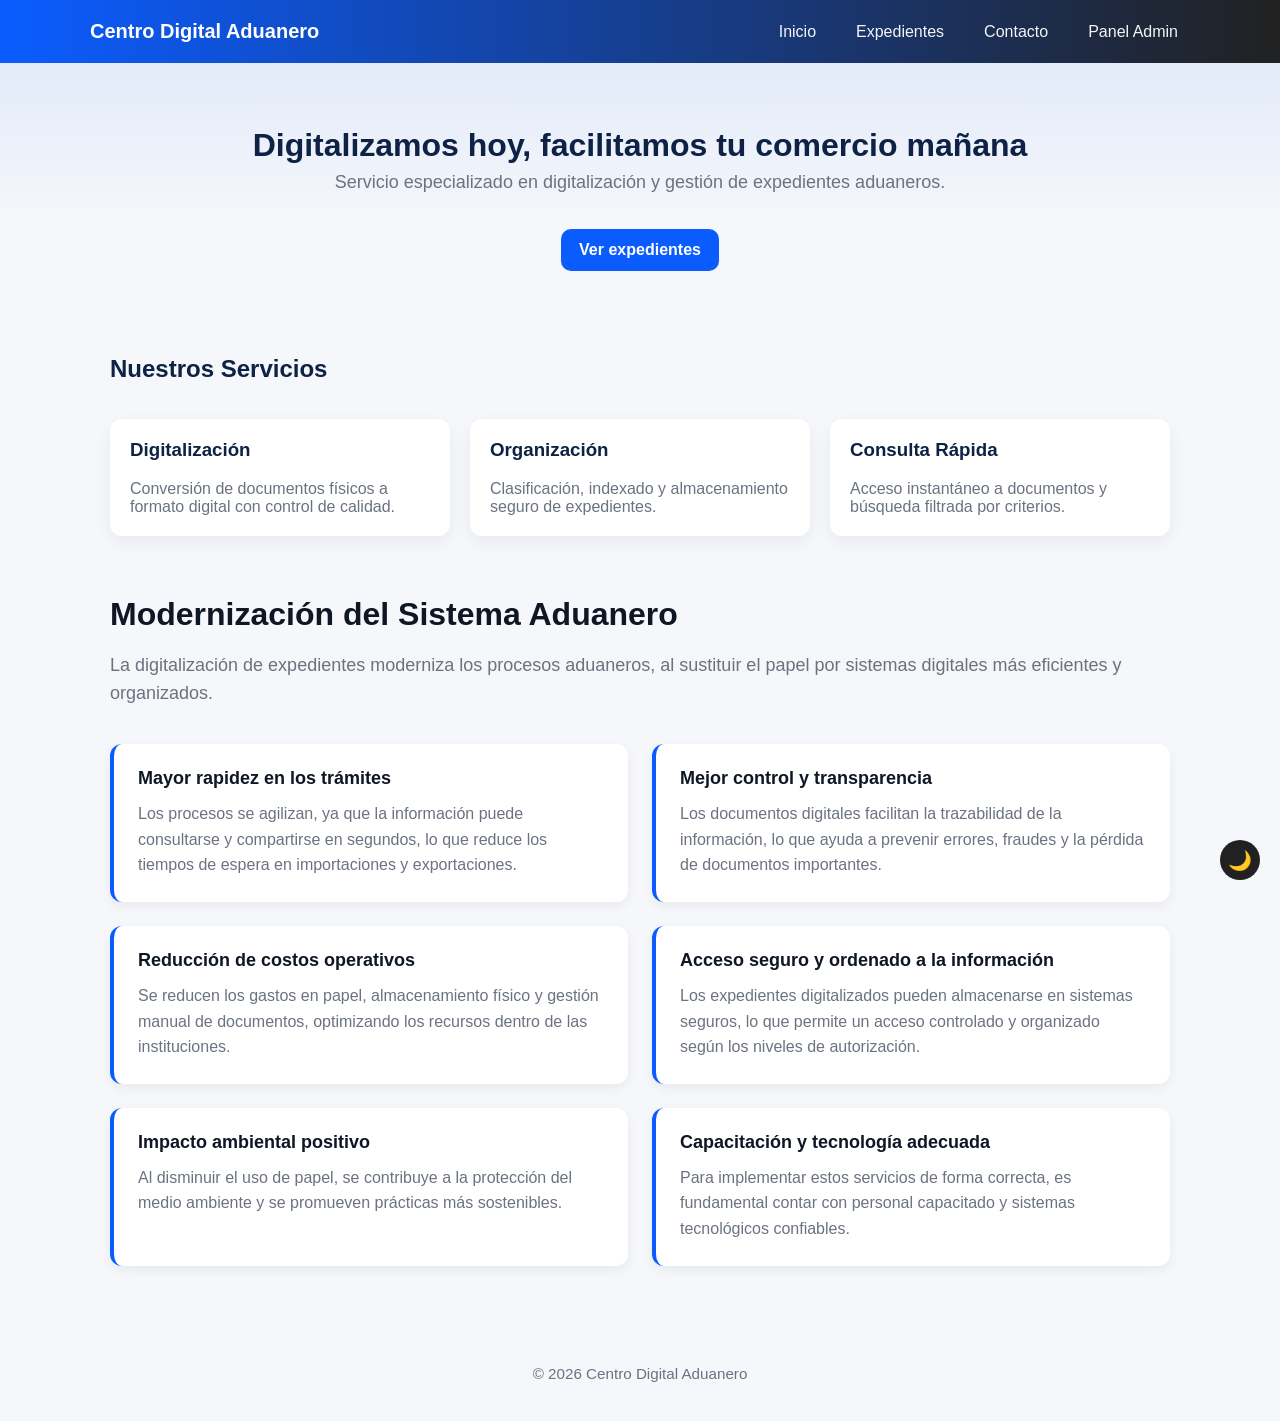
<file: index.html>
<!DOCTYPE html>
<html lang="es">
<head>
    <meta charset="UTF-8">
    <meta name="viewport" content="width=device-width, initial-scale=1">
    <title>Centro Digital Aduanero</title>
    <link rel="stylesheet" href="estilo.css">
</head>
<body>

<button class="theme-toggle" id="themeToggle">🌙</button>

<header>
    <div class="container header-inner">
        <div class="brand">Centro Digital Aduanero</div>
        <nav>
            <ul>
                <li><a href="Centro Digital Aduanero.html">Inicio</a></li>
                <li><a href="Registro de Expedientes.html">Expedientes</a></li>
                <li><a href="Contacto.html">Contacto</a></li>
                <li><a href="AdminPanel.html">Panel Admin</a></li>
            </ul>
        </nav>
    </div>
</header>

<section class="hero">
    <div class="container" style="text-align:center">
        <h2>Digitalizamos hoy, facilitamos tu comercio mañana</h2>
        <p class="lead">Servicio especializado en digitalización y gestión de expedientes aduaneros.</p>
        <a class="cta" href="Registro de Expedientes.html">Ver expedientes</a>
    </div>
</section>

<main class="container">
    <section>
        <h2>Nuestros Servicios</h2>

        <div class="services">
            <div class="card">
                <h3>Digitalización</h3>
                <p>Conversión de documentos físicos a formato digital con control de calidad.</p>
            </div>

            <div class="card">
                <h3>Organización</h3>
                <p>Clasificación, indexado y almacenamiento seguro de expedientes.</p>
            </div>

            <div class="card">
                <h3>Consulta Rápida</h3>
                <p>Acceso instantáneo a documentos y búsqueda filtrada por criterios.</p>
            </div>
        </div>
    </section>

    <section class="about">
        <h2>Modernización del Sistema Aduanero</h2>
        <p>La digitalización de expedientes moderniza los procesos aduaneros, al sustituir el papel por sistemas digitales más eficientes y organizados.</p>

        <div class="benefits">
            <div class="benefit-item">
                <h3>Mayor rapidez en los trámites</h3>
                <p>Los procesos se agilizan, ya que la información puede consultarse y compartirse en segundos, lo que reduce los tiempos de espera en importaciones y exportaciones.</p>
            </div>

            <div class="benefit-item">
                <h3>Mejor control y transparencia</h3>
                <p>Los documentos digitales facilitan la trazabilidad de la información, lo que ayuda a prevenir errores, fraudes y la pérdida de documentos importantes.</p>
            </div>

            <div class="benefit-item">
                <h3>Reducción de costos operativos</h3>
                <p>Se reducen los gastos en papel, almacenamiento físico y gestión manual de documentos, optimizando los recursos dentro de las instituciones.</p>
            </div>

            <div class="benefit-item">
                <h3>Acceso seguro y ordenado a la información</h3>
                <p>Los expedientes digitalizados pueden almacenarse en sistemas seguros, lo que permite un acceso controlado y organizado según los niveles de autorización.</p>
            </div>

            <div class="benefit-item">
                <h3>Impacto ambiental positivo</h3>
                <p>Al disminuir el uso de papel, se contribuye a la protección del medio ambiente y se promueven prácticas más sostenibles.</p>
            </div>

            <div class="benefit-item">
                <h3>Capacitación y tecnología adecuada</h3>
                <p>Para implementar estos servicios de forma correcta, es fundamental contar con personal capacitado y sistemas tecnológicos confiables.</p>
            </div>
        </div>
    </section>
</main>

<footer>
    <p>© 2026 Centro Digital Aduanero</p>
</footer>

<script src="jsapp.js"></script>
</body>
</html>
</file>
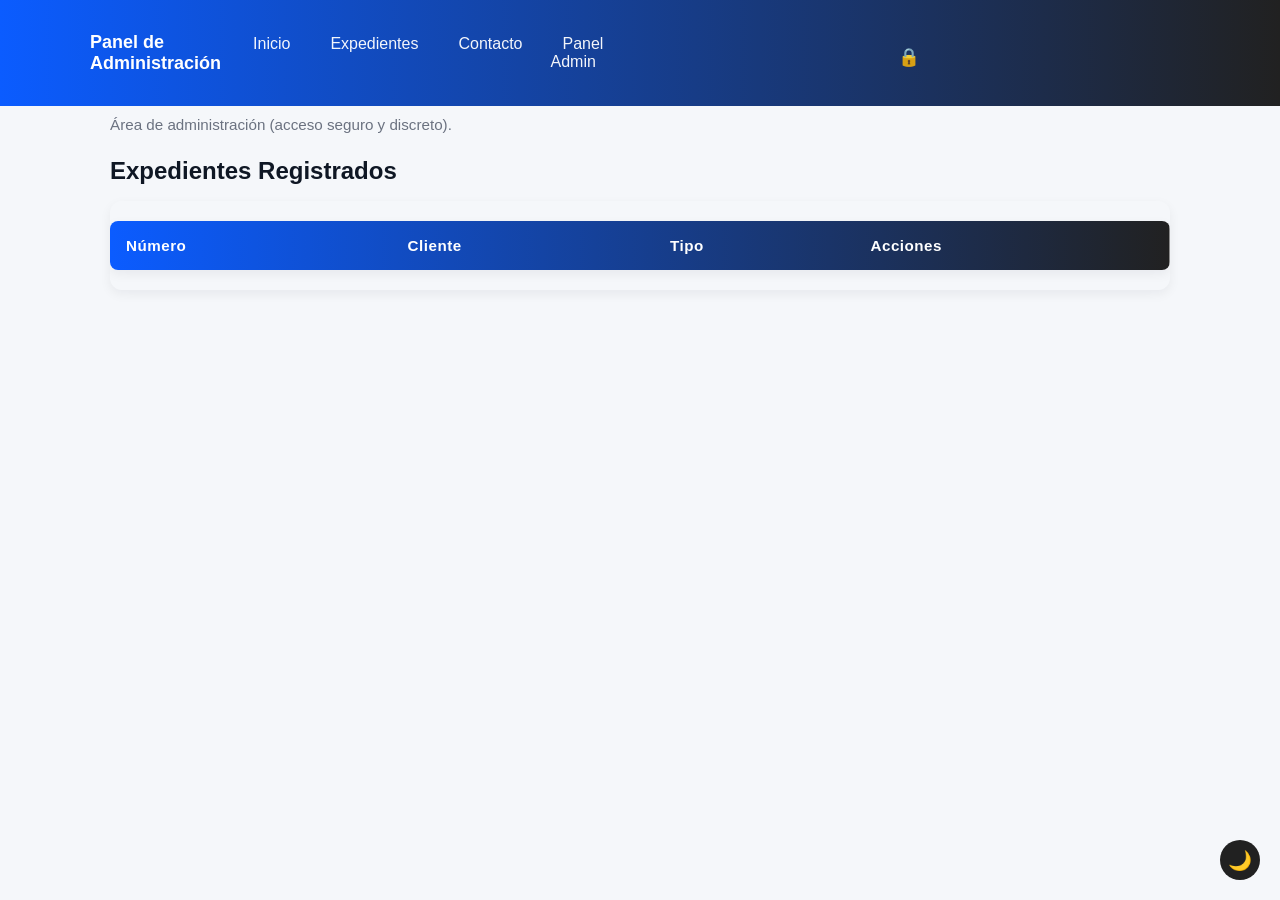
<file: AdminPanel.html>
<!DOCTYPE html>
<html lang="es">
<head>
    <meta charset="UTF-8">
    <meta name="viewport" content="width=device-width, initial-scale=1">
    <title>Panel de Administración - Expedientes</title>
    <link rel="stylesheet" href="estilo.css">
</head>
<body>

<button class="theme-toggle" id="themeToggle">🌙</button>

<header>
   <div class="container header-inner">
    <h1 style="font-size:1.125rem;">Panel de Administración</h1>
        <nav>
            <ul>
                <li><a href="Centro Digital Aduanero.html">Inicio</a></li>
                <li><a href="Registro de Expedientes.html">Expedientes</a></li>
                <li><a href="Contacto.html">Contacto</a></li>
                <li><a href="AdminPanel.html">Panel Admin</a></li>
            </ul>
        </nav>
        <!-- Botón discreto de acceso admin -->
        <button id="adminToggle" class="admin-toggle" title="Acceso administrador">🔒</button>
    </div>
</header>

<main class="container">
    <!-- Se muestra únicamente un mensaje discreto y la tabla; el login se hace por modal -->
    <section style="margin-bottom:24px;">
        <p style="color:var(--muted);font-size:0.95rem;margin:10px 0 18px 0;">Área de administración (acceso seguro y discreto).</p>
        <div id="adminPanel" class="admin-panel" style="display:none;">
                    <div style="display:flex;align-items:center;justify-content:space-between;width:100%">
                        <p style="margin:0;">Modo administrador activo</p>
                        <div style="display:flex;gap:8px;align-items:center;">
                            <button id="showDocsBtn" class="secondary" style="margin-right:8px;">Documentación</button>
                            <button onclick="logoutAdmin()" class="btn-logout">Cerrar sesión</button>
                        </div>
                    </div>

                    <!-- Panel de documentación (solo visible cuando se despliega) -->
                    <div id="adminDocs" style="margin-top:12px;display:none;width:100%;">
                        <h4 style="margin:6px 0 10px 0;font-size:1rem;color:#0f1724;">Gestión de Documentación (PDF)</h4>
                        <form id="docForm" class="doc-upload" style="max-width:680px;">
                            <label for="docTitle">Título</label>
                            <input id="docTitle" placeholder="Título del documento" required />

                            <label for="docDesc">Descripción</label>
                            <input id="docDesc" placeholder="Breve descripción (opcional)" />

                            <label for="docTags">Etiquetas (separadas por comas)</label>
                            <input id="docTags" placeholder="p. ej. contratos,aduana,cliente123" />

                            <label for="docFile">Archivo PDF</label>
                            <input type="file" id="docFile" accept="application/pdf" required />

                            <div style="display:flex;gap:8px;">
                                <button type="submit">Subir documento</button>
                                <button type="button" id="docClear" class="secondary">Limpiar</button>
                            </div>
                        </form>

                        <div style="margin-top:12px;max-width:800px;">
                            <input id="docSearch" placeholder="Buscar por título o etiqueta" style="width:60%;padding:8px;border-radius:8px;border:1px solid #e6e9ee;" />
                            <select id="docSort" style="margin-left:8px;padding:8px;border-radius:8px;border:1px solid #e6e9ee;">
                                <option value="new">Más reciente</option>
                                <option value="name">Nombre A-Z</option>
                            </select>
                        </div>

                        <div id="docList" class="doc-list" style="margin-top:12px;max-width:900px;"></div>
                    </div>
                </div>
    </section>

    <h2 style="margin-top:10px;margin-bottom:16px;color:#0f1724;font-size:1.5rem;">Expedientes Registrados</h2>

    <div style="overflow-x:auto;border-radius:12px;box-shadow:0 4px 12px rgba(15,23,36,0.06);">
        <table>
            <thead>
                <tr>
                    <th>Número</th>
                    <th>Cliente</th>
                    <th>Tipo</th>
                    <th>Acciones</th>
                </tr>
            </thead>

            <tbody id="tablaExpedientes">
                <!-- Los expedientes se cargarán aquí -->
            </tbody>
        </table>
    </div>
</main>

<!-- Modal de acceso admin (discreto) -->
<div id="adminModal" class="modal" aria-hidden="true">
    <div class="modal-content" role="dialog" aria-modal="true" aria-labelledby="adminModalTitle">
        <h3 id="adminModalTitle">Acceso de Administrador</h3>
        <p style="color:var(--muted);font-size:0.95rem;margin-top:6px;margin-bottom:12px;">Introduce tu contraseña para acceder a las funciones administrativas.</p>
        <input type="password" id="modalAdminPassword" placeholder="Contraseña" />
        <div style="display:flex;gap:8px;margin-top:12px;">
            <button id="modalAdminLogin" class="">Acceder</button>
            <button id="modalAdminCancel" class="secondary">Cancelar</button>
        </div>
    </div>
</div>

<script src="jsapp.js"></script>

</body>
</html>
</file>
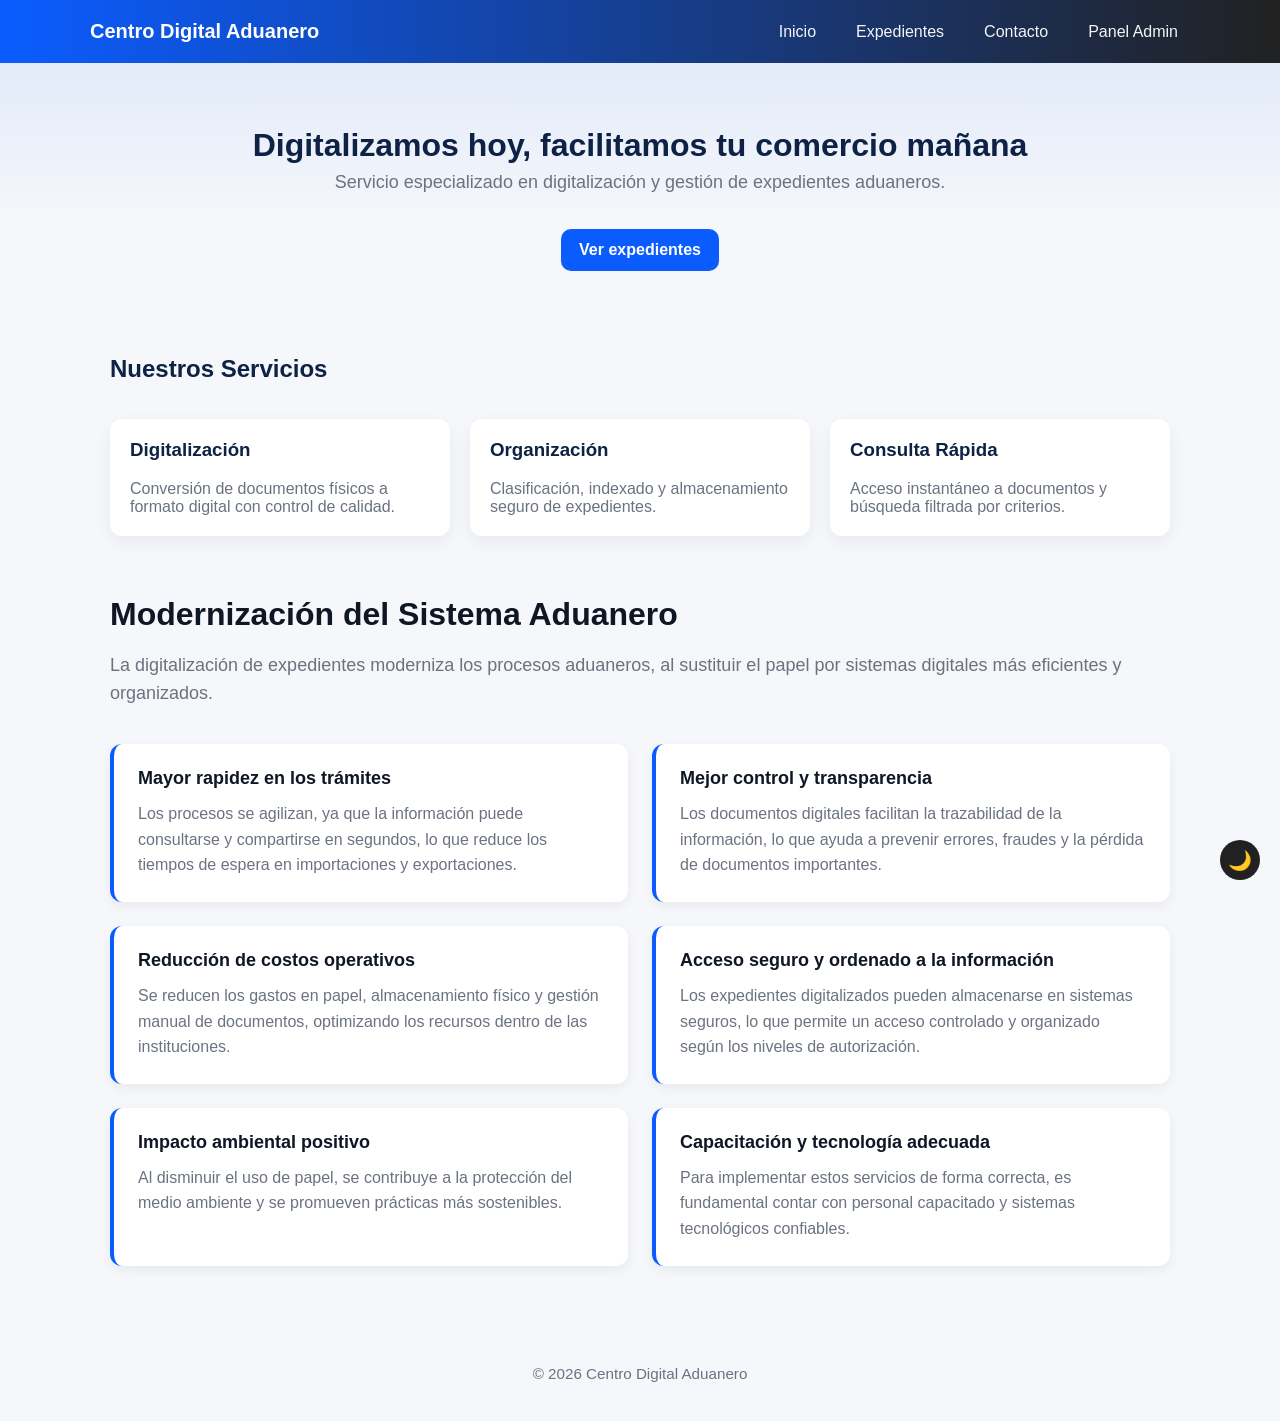
<file: Centro Digital Aduanero.html>
<!DOCTYPE html>
<html lang="es">
<head>
    <meta charset="UTF-8">
    <meta name="viewport" content="width=device-width, initial-scale=1">
    <title>Centro Digital Aduanero</title>
    <link rel="stylesheet" href="estilo.css">
</head>
<body>

<button class="theme-toggle" id="themeToggle">🌙</button>

<header>
    <div class="container header-inner">
        <div class="brand">Centro Digital Aduanero</div>
        <nav>
            <ul>
                <li><a href="Centro Digital Aduanero.html">Inicio</a></li>
                <li><a href="Registro de Expedientes.html">Expedientes</a></li>
                <li><a href="Contacto.html">Contacto</a></li>
                <li><a href="AdminPanel.html">Panel Admin</a></li>
            </ul>
        </nav>
    </div>
</header>

<section class="hero">
    <div class="container" style="text-align:center">
        <h2>Digitalizamos hoy, facilitamos tu comercio mañana</h2>
        <p class="lead">Servicio especializado en digitalización y gestión de expedientes aduaneros.</p>
        <a class="cta" href="Registro de Expedientes.html">Ver expedientes</a>
    </div>
</section>

<main class="container">
    <section>
        <h2>Nuestros Servicios</h2>

        <div class="services">
            <div class="card">
                <h3>Digitalización</h3>
                <p>Conversión de documentos físicos a formato digital con control de calidad.</p>
            </div>

            <div class="card">
                <h3>Organización</h3>
                <p>Clasificación, indexado y almacenamiento seguro de expedientes.</p>
            </div>

            <div class="card">
                <h3>Consulta Rápida</h3>
                <p>Acceso instantáneo a documentos y búsqueda filtrada por criterios.</p>
            </div>
        </div>
    </section>

    <section class="about">
        <h2>Modernización del Sistema Aduanero</h2>
        <p>La digitalización de expedientes moderniza los procesos aduaneros, al sustituir el papel por sistemas digitales más eficientes y organizados.</p>

        <div class="benefits">
            <div class="benefit-item">
                <h3>Mayor rapidez en los trámites</h3>
                <p>Los procesos se agilizan, ya que la información puede consultarse y compartirse en segundos, lo que reduce los tiempos de espera en importaciones y exportaciones.</p>
            </div>

            <div class="benefit-item">
                <h3>Mejor control y transparencia</h3>
                <p>Los documentos digitales facilitan la trazabilidad de la información, lo que ayuda a prevenir errores, fraudes y la pérdida de documentos importantes.</p>
            </div>

            <div class="benefit-item">
                <h3>Reducción de costos operativos</h3>
                <p>Se reducen los gastos en papel, almacenamiento físico y gestión manual de documentos, optimizando los recursos dentro de las instituciones.</p>
            </div>

            <div class="benefit-item">
                <h3>Acceso seguro y ordenado a la información</h3>
                <p>Los expedientes digitalizados pueden almacenarse en sistemas seguros, lo que permite un acceso controlado y organizado según los niveles de autorización.</p>
            </div>

            <div class="benefit-item">
                <h3>Impacto ambiental positivo</h3>
                <p>Al disminuir el uso de papel, se contribuye a la protección del medio ambiente y se promueven prácticas más sostenibles.</p>
            </div>

            <div class="benefit-item">
                <h3>Capacitación y tecnología adecuada</h3>
                <p>Para implementar estos servicios de forma correcta, es fundamental contar con personal capacitado y sistemas tecnológicos confiables.</p>
            </div>
        </div>
    </section>
</main>

<footer>
    <p>© 2026 Centro Digital Aduanero</p>
</footer>

<script src="jsapp.js"></script>
</body>
</html>
</file>
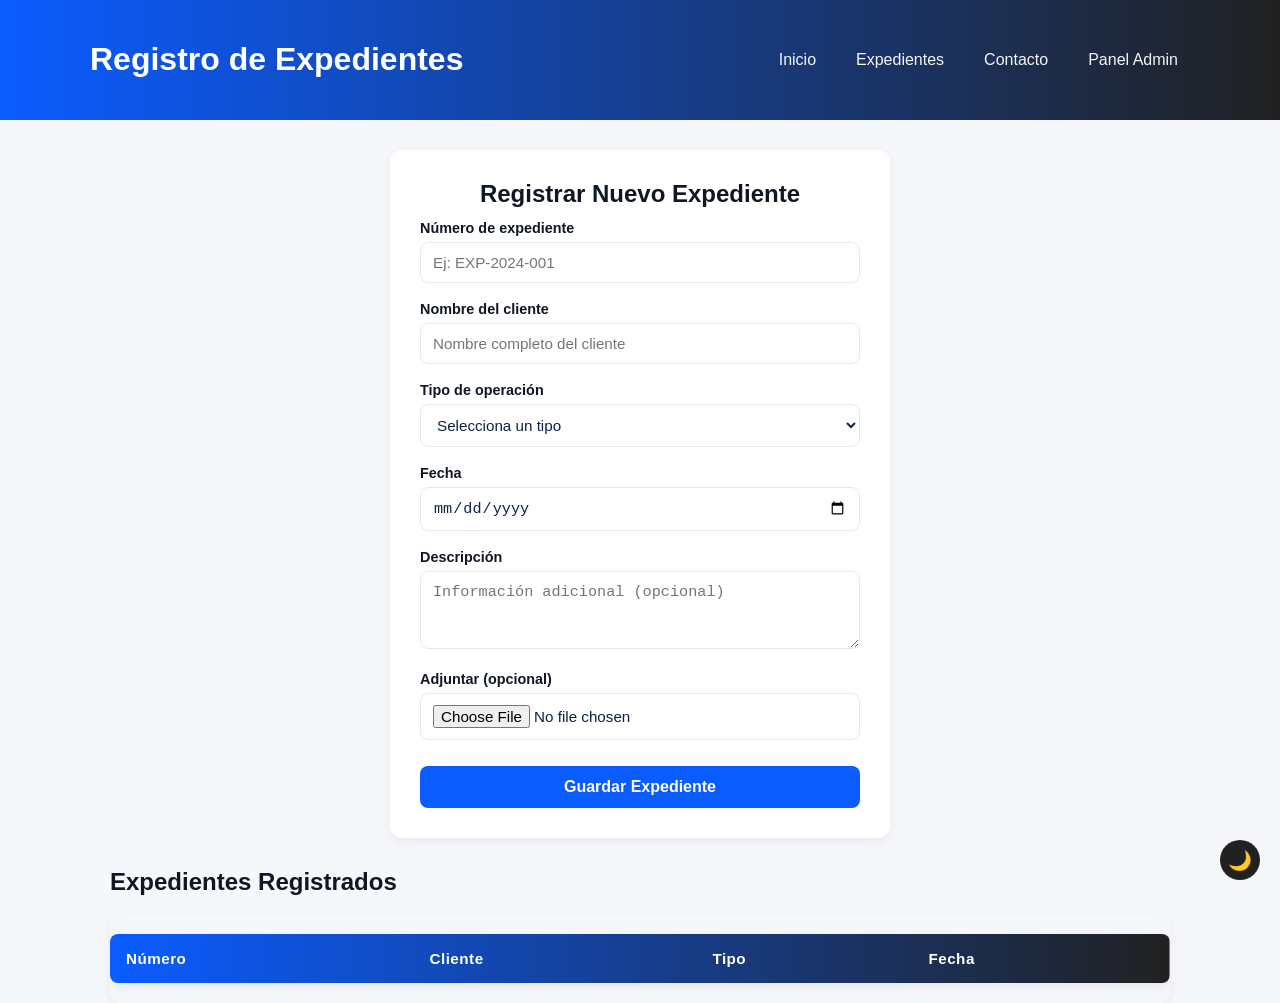
<file: Registro de Expedientes.html>
<!DOCTYPE html>
<html lang="es">
<head>
    <meta charset="UTF-8">
    <title>Expedientes</title>
    <meta name="viewport" content="width=device-width,initial-scale=1" />
    <link rel="stylesheet" href="estilo.css">
</head>
<body>

<button class="theme-toggle" id="themeToggle">🌙</button>

<header>
   <div class="container header-inner">
    <h1>Registro de Expedientes</h1>
        <nav>
            <ul>
                <li><a href="Centro Digital Aduanero.html">Inicio</a></li>
                <li><a href="Registro de Expedientes.html">Expedientes</a></li>
                <li><a href="Contacto.html">Contacto</a></li>
                <li><a href="AdminPanel.html">Panel Admin</a></li>
            </ul>
        </nav>
    </div>
</header>

<div class="container">
    <form id="formulario">
        <h2 style="margin-top:0;margin-bottom:12px;color:#0f1724;text-align:center;">Registrar Nuevo Expediente</h2>
        
        <label for="numero">Número de expediente</label>
        <input type="text" id="numero" placeholder="Ej: EXP-2024-001" required>

        <label for="cliente">Nombre del cliente</label>
        <input type="text" id="cliente" placeholder="Nombre completo del cliente" required>

        <label for="tipo">Tipo de operación</label>
        <select id="tipo" required>
            <option value="">Selecciona un tipo</option>
            <option value="importacion">Importación</option>
            <option value="exportacion">Exportación</option>
        </select>

        <label for="fecha">Fecha</label>
        <input type="date" id="fecha" />

        <label for="descripcion">Descripción</label>
        <textarea id="descripcion" placeholder="Información adicional (opcional)" rows="3"></textarea>

        <label for="archivo">Adjuntar (opcional)</label>
        <input type="file" id="archivo" />

        <button type="submit">Guardar Expediente</button>
    </form>

    <div id="messageArea" style="max-width:700px;margin:12px auto 0;">
        <!-- Mensajes de éxito/error aparecerán aquí -->
    </div>

    <h2 style="margin-top:30px;margin-bottom:18px;color:#0f1724;font-size:1.5rem;">Expedientes Registrados</h2>

    <div style="overflow-x:auto;border-radius:12px;box-shadow:0 4px 12px rgba(15,23,36,0.06);">
        <table>
            <thead>
                <tr>
                    <th>Número</th>
                    <th>Cliente</th>
                    <th>Tipo</th>
                    <th>Fecha</th>
                </tr>
            </thead>

            <tbody id="tablaExpedientes">
                <!-- Los expedientes se cargarán aquí -->
            </tbody>
        </table>
    </div>
</div>

<script src="jsapp.js"></script>

</body>
</html>
</file>
<file: estilo.css>
:root{
    --bg:#f5f7fa;
    --primary:#0b5cff;
    --accent:#212121;
    --muted:#6b7280;
    --card:#ffffff;
    --radius:12px;
}

body.dark-mode{
    --bg:#1a1a1a;
    --card:#2a2a2a;
    --muted:#b0b0b0;
    background:var(--bg);
    color:#f5f7fa;
}

/* Modo oscuro: ajustes visuales */
body.dark-mode .hero{
    background:linear-gradient(180deg, rgba(33,33,33,0.8), transparent 60%);
}

body.dark-mode .card,
body.dark-mode .benefit-item{
    background:var(--card);
    box-shadow:0 4px 12px rgba(150, 34, 34, 0.3);
}

body.dark-mode .benefit-item h3,
body.dark-mode .card h3,
body.dark-mode section h2{
    color:#f5f7fa;
}

body.dark-mode footer{
    color:var(--muted);
}

body.dark-mode input,
body.dark-mode select,
body.dark-mode textarea{
    background:var(--card);
    color:#f5f7fa;
    border-color:#444;
}

body.dark-mode table{
    background:var(--card);
    box-shadow:0 4px 12px rgba(150,34,34,0.3);
}

body.dark-mode table tbody tr:hover{
    background-color:rgba(11,92,255,0.1);
}

body.dark-mode table td{
    border-bottom-color:#444;
}

body.dark-mode table th{
    background:linear-gradient(90deg,var(--primary),var(--accent));
}

body.dark-mode button.secondary{
    background:#333;
    color:#0b5cff;
}

/* Sección admin menos intrusiva */
.admin-section{
    margin-bottom:24px;
    padding:18px;
    background:var(--card);
    border-radius:var(--radius);
    box-shadow:0 4px 12px rgba(15,23,36,0.04);
    border-left:3px solid rgba(11,92,255,0.18);
}

.admin-section h3{
    margin:0 0 12px 0;
    color:#0f1724;
    font-size:1.05rem;
    font-weight:600;
}

body.dark-mode .admin-section h3{
    color:#f5f7fa;
}

.admin-login{
    display:flex;
    gap:8px;
    align-items:center;
    margin-bottom:12px;
}

.admin-login input{
    padding:8px 12px;
    border:1px solid #e6e9ee;
    border-radius:4px;
    font-size:0.85rem;
    width:200px;
}

body.dark-mode .admin-login input{
    background:var(--card);
    color:#f5f7fa;
    border-color:#444;
}

.admin-login button{
    padding:8px 12px;
    background:var(--primary);
    color:white;
    border:none;
    border-radius:4px;
    cursor:pointer;
    font-weight:600;
    font-size:0.85rem;
    transition:background .18s;
    white-space:nowrap;
}

.admin-login button:hover{
    background:var(--accent);
}

.admin-panel{
    padding:14px 16px;
    background:linear-gradient(135deg,rgba(11,92,255,0.08),rgba(11,92,255,0.04));
    border-radius:8px;
    border:1px solid rgba(11,92,255,0.12);
    display:flex;
    align-items:center;
    justify-content:space-between;
    gap:12px;
}

body.dark-mode .admin-panel{
    background:linear-gradient(135deg,rgba(11,92,255,0.12),rgba(11,92,255,0.06));
    border-color:rgba(11,92,255,0.2);
}

.admin-panel p{
    margin:0;
    font-size:0.9rem;
    font-weight:500;
    color:var(--primary);
}

.btn-logout{
    background:#d32f2f;
    padding:6px 10px;
    font-size:0.8rem;
    border:none;
    color:white;
    border-radius:4px;
    cursor:pointer;
    font-weight:600;
}

.btn-logout:hover{
    background:#c41e3a;
}

.btn-edit, .btn-delete{
    padding:8px 14px;
    margin:0 4px;
    border:none;
    border-radius:6px;
    cursor:pointer;
    font-size:0.85rem;
    font-weight:600;
    transition:all .18s;
    white-space:nowrap;
}

.btn-edit{
    background:#2196F3;
    color:white;
    box-shadow:0 2px 8px rgba(33,150,243,0.3);
}

.btn-edit:hover{
    background:#1976D2;
    box-shadow:0 4px 12px rgba(33,150,243,0.4);
    transform:translateY(-1px);
}

.btn-delete{
    background:#d32f2f;
    color:white;
    box-shadow:0 2px 8px rgba(211,47,47,0.3);
}

.btn-delete:hover{
    background:#c41e3a;
    box-shadow:0 4px 12px rgba(211,47,47,0.4);
    transform:translateY(-1px);
}

/* Discreto toggle admin en header */
.admin-toggle{
    background:transparent;
    border:none;
    color:rgba(255,255,255,0.95);
    font-size:1.1rem;
    padding:6px 8px;
    border-radius:6px;
    cursor:pointer;
}

/* Modal (acceso admin y edición) */
.modal{ 
    position:fixed;
    inset:0;
    display:none;
    align-items:center;
    justify-content:center;
    background:rgba(2,6,23,0.45);
    z-index:2000;
}
.modal[aria-hidden="false"]{ display:flex; }
.modal-content{
    background:var(--card);
    padding:20px;
    border-radius:12px;
    max-width:420px;
    width:92%;
    box-shadow:0 10px 30px rgba(2,6,23,0.2);
}
.modal-content h3{ margin:0 0 8px 0; }
.modal-content input, .modal-content textarea, .modal-content select{ margin-top:8px; }
.modal-actions{ display:flex; gap:8px; margin-top:12px; justify-content:flex-end; }
.modal-content button{ width:auto; min-width:100px; }

/* Toast / notificaciones */
.toast{
    position:fixed;
    top:20px;
    right:20px;
    background:var(--primary);
    color:white;
    padding:10px 14px;
    border-radius:8px;
    z-index:3000;
    box-shadow:0 8px 24px rgba(2,6,23,0.15);
}
.toast.success{ background:#16a34a; }
.toast.error{ background:#dc2626; }

/* Documentación: lista y tarjetas */
.doc-list{ display:flex; flex-direction:column; gap:10px; }
.doc-item{ display:flex; align-items:center; justify-content:space-between; gap:12px; padding:12px; background:var(--card); border-radius:8px; box-shadow:0 4px 12px rgba(15,23,36,0.04); border:1px solid rgba(0,0,0,0.03); }
.doc-meta{ display:flex; flex-direction:column; }
.doc-meta .title{ font-weight:700; color:#0f1724; }
.doc-meta .meta{ color:var(--muted); font-size:0.9rem; margin-top:4px; }
.doc-actions{ display:flex; gap:8px; }

.theme-toggle{
    position:fixed;
    bottom:20px;
    right:20px;
    background:var(--accent);
    color:white;
    border:none;
    padding:8px 8px;
    border-radius:50%;
    width:40px;
    height:40px;
    cursor:pointer;
    font-weight:600;
    font-size:1.2rem;
    z-index:1000;
    transition:background .18s;
    display:flex;
    align-items:center;
    justify-content:center;
}

.theme-toggle:hover{
    opacity:0.85;
}

*{box-sizing:border-box}

body{
    font-family: -apple-system, BlinkMacSystemFont, "Segoe UI", Roboto, "Helvetica Neue", Arial, sans-serif;
    margin:0;
    padding:0;
    background:var(--bg);
    color:#0d2244;
    -webkit-font-smoothing:antialiased;
    -moz-osx-font-smoothing:grayscale;
}

.container{
    max-width:1100px;
    margin:0 auto;
    padding:0 20px;
}

header{
    background:linear-gradient(90deg,var(--primary),var(--accent));
    color:white;
}

.header-inner{
    display:flex;
    align-items:center;
    justify-content:space-between;
    gap:20px;
    padding:20px 0;
}

.brand{font-weight:700; font-size:1.25rem}

nav ul{list-style:none;display:flex;margin:0;padding:0;gap:16px}
nav a{color:rgba(255,255,255,0.95);text-decoration:none;padding:8px 12px;border-radius:8px;transition:background .18s}
nav a:hover{background:rgba(255,255,255,0.08)}

.hero{
    padding:64px 0;
    background:linear-gradient(180deg, rgba(11,92,255,0.08), transparent 60%);
}
.hero .lead{font-size:1.125rem;color:var(--muted);margin-top:8px}
.hero h2{margin:0;font-size:2rem}
.hero .cta{display:inline-block;margin-top:18px;background:var(--primary);color:white;padding:12px 18px;border-radius:10px;text-decoration:none;font-weight:600}

.services{display:grid;grid-template-columns:repeat(3,1fr);gap:20px;margin:36px 0}
.card{background:var(--card);border-radius:var(--radius);padding:20px;box-shadow:0 6px 18px rgba(15,23,36,0.06);transition:transform .18s,box-shadow .18s}
.card h3{margin-top:0}
.card p{color:var(--muted);margin-bottom:0}
.card:hover{transform:translateY(-6px);box-shadow:0 14px 30px rgba(15,23,36,0.08)}

.about{margin:60px 0}
.about h2{margin-top:0;margin-bottom:12px;font-size:2rem;color:#0f1724}
.about > p{font-size:1.125rem;color:var(--muted);margin-bottom:36px;line-height:1.6}

.benefits{display:grid;grid-template-columns:repeat(2,1fr);gap:24px;margin:32px 0}
.benefit-item{background:var(--card);border-radius:var(--radius);padding:24px;box-shadow:0 4px 12px rgba(15,23,36,0.06);border-left:4px solid var(--primary);transition:transform .18s,box-shadow .18s}
.benefit-item h3{margin-top:0;margin-bottom:12px;font-size:1.125rem;color:#0f1724}
.benefit-item p{color:var(--muted);margin:0;line-height:1.6}
.benefit-item:hover{transform:translateY(-4px);box-shadow:0 10px 24px rgba(15,23,36,0.08)}

footer{padding:24px 0;color:var(--muted);font-size:0.95rem;text-align:center}

/* Forms & tables */
form{
    max-width:500px;
    margin:30px auto;
    background:var(--card);
    padding:30px;
    border-radius:var(--radius);
    box-shadow:0 4px 12px rgba(15,23,36,0.06);
}

form label{
    display:block;
    margin-bottom:6px;
    font-weight:600;
    font-size:0.9rem;
    color:#0f1724;
}

body.dark-mode form label{
    color:#f5f7fa;
}

input, select, textarea{
    width:100%;
    padding:11px 12px;
    margin:0 0 18px 0;
    border-radius:8px;
    border:1px solid #e6e9ee;
    background:var(--card);
    color:#0d2244;
    font-size:0.95rem;
    transition:border-color .18s,box-shadow .18s;
}

input:focus, select:focus, textarea:focus{
    outline:none;
    border-color:var(--primary);
    box-shadow:0 0 0 3px rgba(11,92,255,0.1);
}

body.dark-mode input, body.dark-mode select, body.dark-mode textarea{
    background:var(--card);
    color:#f5f7fa;
    border-color:#444;
}

body.dark-mode input:focus, body.dark-mode select:focus, body.dark-mode textarea:focus{
    border-color:var(--primary);
    box-shadow:0 0 0 3px rgba(11,92,255,0.2);
}

button{
    width:100%;
    padding:12px;
    margin-top:8px;
    border-radius:8px;
    border:none;
    background:var(--primary);
    color:white;
    cursor:pointer;
    font-weight:600;
    font-size:1rem;
    transition:all .18s;
}

button:hover{
    background:var(--accent);
    box-shadow:0 4px 12px rgba(11,92,255,0.3);
}

button.secondary{
    background:#eef2ff;
    color:var(--accent);
}

button.secondary:hover{
    background:#dce4ff;
}

table{
    width:100%;
    border-collapse:collapse;
    margin:20px 0;
    background:var(--card);
    box-shadow:0 4px 12px rgba(15,23,36,0.06);
    border-radius:8px;
    overflow:hidden;
}

table thead{
    background:linear-gradient(90deg,var(--primary),var(--accent));
    color:white;
}

table th{
    padding:16px;
    text-align:left;
    font-weight:600;
    font-size:0.95rem;
    letter-spacing:0.5px;
}

table td{
    padding:14px 16px;
    text-align:left;
    border-bottom:1px solid #e6e9ee;
    vertical-align:middle;
}

table tbody tr{
    transition:background-color .2s;
}

table tbody tr:hover{
    background-color:rgba(11,92,255,0.04);
}

table tbody tr:last-child td{
    border-bottom:none;
}

body.dark-mode table tbody tr{
    color:#f5f7fa;
}

body.dark-mode table th{
    color:white;
}

body.dark-mode table tbody tr:hover{
    background-color:rgba(11,92,255,0.1);
}

body.dark-mode table{
    background:var(--card);
    box-shadow:0 4px 12px rgba(150,34,34,0.3);
}

body.dark-mode table tbody tr:hover{
    background-color:rgba(11,92,255,0.1);
}

body.dark-mode table td{
    border-bottom-color:#444;
}

@media (max-width:900px){
    .services{grid-template-columns:repeat(2,1fr)}
    .benefits{grid-template-columns:1fr}
}
@media (max-width:600px){
    .header-inner{flex-direction:column;align-items:flex-start}
    nav ul{flex-wrap:wrap}
    .services{grid-template-columns:1fr}
    .benefits{grid-template-columns:1fr}
    .hero h2{font-size:1.5rem}
    .about h2{font-size:1.5rem}
    .admin-login{flex-direction:column;align-items:flex-start}
    .admin-login input{width:100%}
}
</file>
